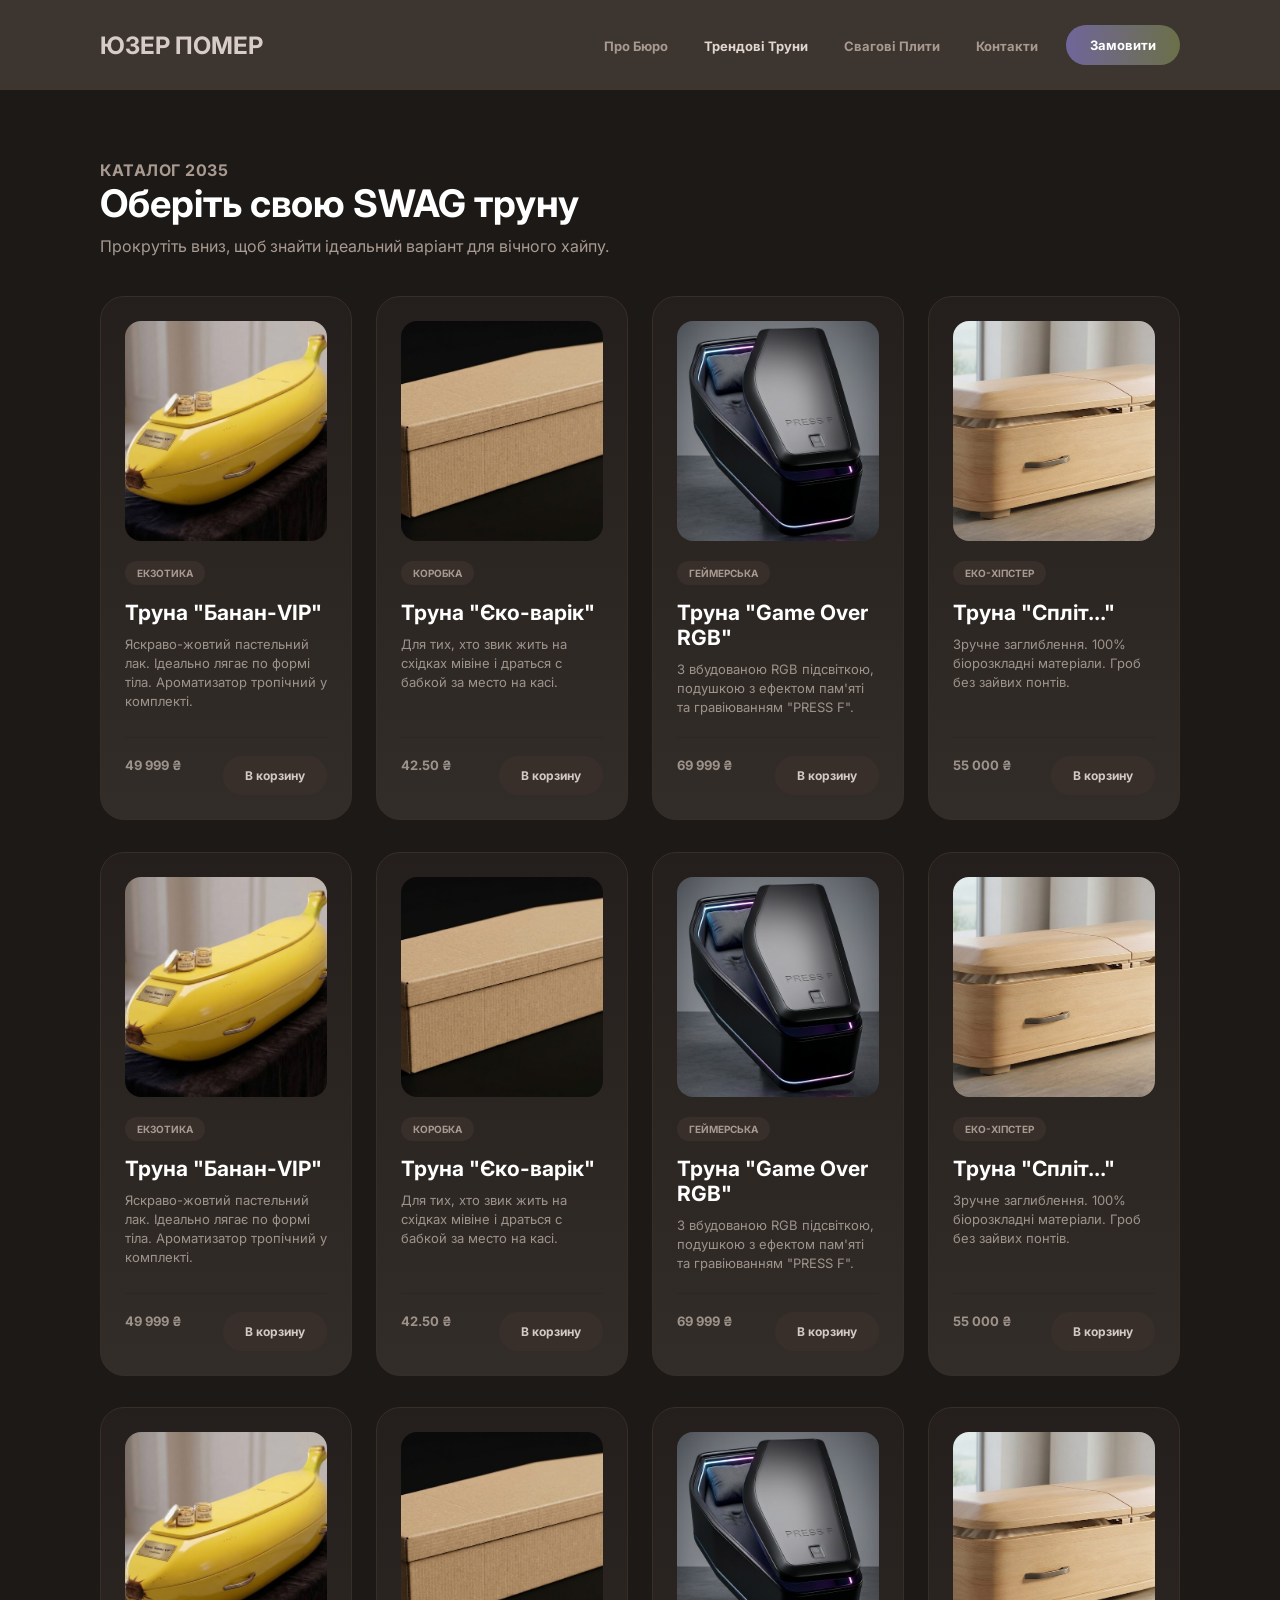
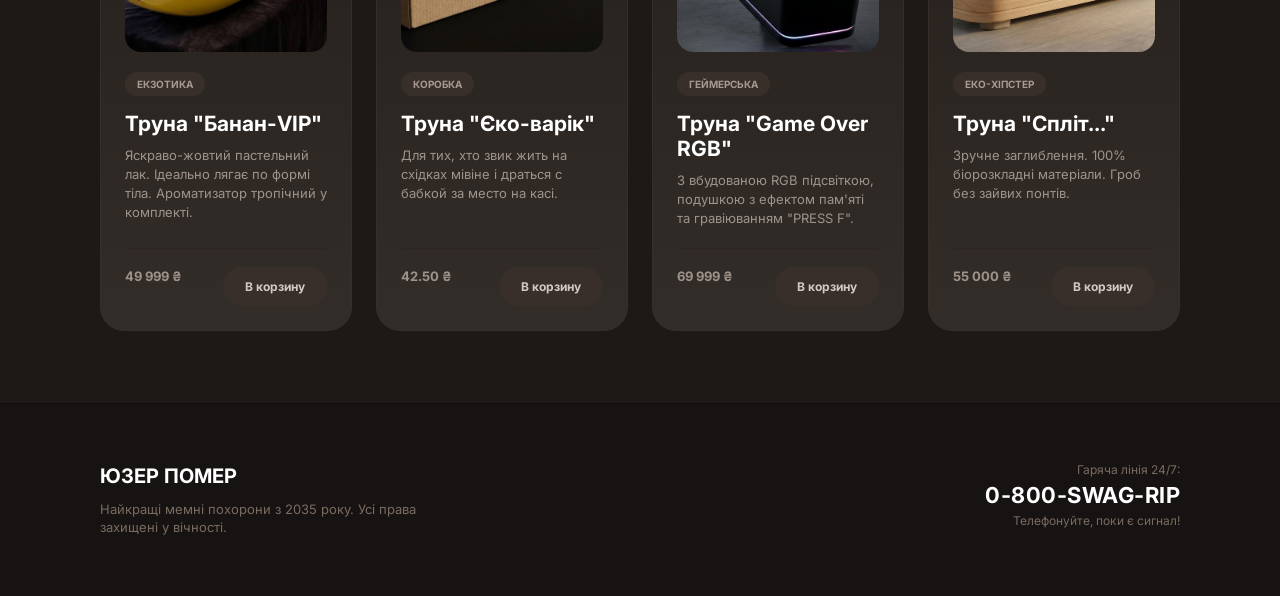
<file: pepe.html>
<!DOCTYPE html>
<html lang="uk">

<head>
    <meta charset="UTF-8">
    <meta name="viewport" content="width=device-width, initial-scale=1.0">
    <link rel="stylesheet" href="stylee.css">
    <link rel="preconnect" href="https://fonts.googleapis.com">
    <link rel="preconnect" href="https://fonts.gstatic.com" crossorigin>
    <link
        href="https://fonts.googleapis.com/css2?family=Inter:ital,opsz,wght@0,14..32,100..900;1,14..32,100..900&display=swap"
        rel="stylesheet">
    <title>ЮЗЕР ПОМЕР — Трендові Труни</title>
</head>

<body>
    <!-- Шапка 1-в-1 як на головній -->
    <header class="header">
        <div class="container header-container">
            <a href="index.html" class="logo">ЮЗЕР ПОМЕР</a>
            <ul class="nav-list">
                <li><a href="index.html" class="headrr">Про Бюро</a></li>
                <li><a href="pepe.html" class="headrr active">Трендові Труни</a></li>
                <li><a href="index.html#plates" class="headrr">Свагові Плити</a></li>
                <li><a href="#contacts" class="headrr">Контакти</a></li>
            </ul>
            <a href="#contacts" class="btn-gradient order">Замовити</a>
        </div>
    </header>

    <main>
        <!-- Каталог: відступи 100px по боках, 70px зверху і знизу, сітка 4x3 -->
        <section class="catalog-section">
            <div class="catalog-header">
                <div>
                    <p class="catalog-subtitle">КАТАЛОГ 2035</p>
                    <h2>Оберіть свою SWAG труну</h2>
                    <p>Прокрутіть вниз, щоб знайти ідеальний варіант для вічного хайпу.</p>
                </div>
            </div>

            <div class="catalog-grid">
                <!-- Ряд 1 -->
                <div class="catalog-card">
                    <div class="card-top">
                        <img src="banano.jpg" alt="Труна Банан-VIP">
                    </div>
                    <div class="card-content">
                        <span>ЕКЗОТИКА</span>
                        <h3>Труна "Банан-VIP"</h3>
                        <p>Яскраво-жовтий пастельний лак. Ідеально лягає по формі тіла. Ароматизатор тропічний у комплекті.</p>
                    </div>
                    <div class="card-bottom">
                        <p class="catalog-price">49 999 ₴</p>
                        <a href="">В корзину</a>
                    </div>
                </div>

                <div class="catalog-card">
                    <div class="card-top">
                        <img src="nish.jpg" alt="для нищих">
                    </div>
                    <div class="card-content">
                        <span>КОРОБКА</span>
                        <h3>Труна "Єко-варік"</h3>
                        <p>Для тих, хто звик жить на східках мівіне і драться с бабкой за место на касі.</p>
                    </div>
                    <div class="card-bottom">
                        <p class="catalog-price">42.50 ₴</p>
                        <a href="">В корзину</a>
                    </div>
                </div>

                <div class="catalog-card">
                    <div class="card-top">
                        <img src="gamer.jpg" alt="dlya lohov">
                    </div>
                    <div class="card-content">
                        <span>ГЕЙМЕРСЬКА</span>
                        <h3>Труна "Game Over RGB"</h3>
                        <p>З вбудованою RGB підсвіткою, подушкою з ефектом пам'яті та гравіюванням "PRESS F".</p>
                    </div>
                    <div class="card-bottom">
                        <p class="catalog-price">69 999 ₴</p>
                        <a href="">В корзину</a>
                    </div>
                </div>

                <div class="catalog-card">
                    <div class="card-top">
                        <img src="split.jpg" alt="twix">
                    </div>
                    <div class="card-content">
                        <span>ЕКО-ХІПСТЕР</span>
                        <h3>Труна "Спліт..."</h3>
                        <p>Зручне заглиблення. 100% біорозкладні матеріали. Гроб без зайвих понтів.</p>
                    </div>
                    <div class="card-bottom">
                        <p class="catalog-price">55 000 ₴</p>
                        <a href="">В корзину</a>
                    </div>
                </div>

                <!-- Ряд 2 -->
                <div class="catalog-card">
                    <div class="card-top">
                        <img src="banano.jpg" alt="Труна Банан-VIP">
                    </div>
                    <div class="card-content">
                        <span>ЕКЗОТИКА</span>
                        <h3>Труна "Банан-VIP"</h3>
                        <p>Яскраво-жовтий пастельний лак. Ідеально лягає по формі тіла. Ароматизатор тропічний у комплекті.</p>
                    </div>
                    <div class="card-bottom">
                        <p class="catalog-price">49 999 ₴</p>
                        <a href="">В корзину</a>
                    </div>
                </div>

                <div class="catalog-card">
                    <div class="card-top">
                        <img src="nish.jpg" alt="для нищих">
                    </div>
                    <div class="card-content">
                        <span>КОРОБКА</span>
                        <h3>Труна "Єко-варік"</h3>
                        <p>Для тих, хто звик жить на східках мівіне і драться с бабкой за место на касі.</p>
                    </div>
                    <div class="card-bottom">
                        <p class="catalog-price">42.50 ₴</p>
                        <a href="">В корзину</a>
                    </div>
                </div>

                <div class="catalog-card">
                    <div class="card-top">
                        <img src="gamer.jpg" alt="dlya lohov">
                    </div>
                    <div class="card-content">
                        <span>ГЕЙМЕРСЬКА</span>
                        <h3>Труна "Game Over RGB"</h3>
                        <p>З вбудованою RGB підсвіткою, подушкою з ефектом пам'яті та гравіюванням "PRESS F".</p>
                    </div>
                    <div class="card-bottom">
                        <p class="catalog-price">69 999 ₴</p>
                        <a href="">В корзину</a>
                    </div>
                </div>

                <div class="catalog-card">
                    <div class="card-top">
                        <img src="split.jpg" alt="twix">
                    </div>
                    <div class="card-content">
                        <span>ЕКО-ХІПСТЕР</span>
                        <h3>Труна "Спліт..."</h3>
                        <p>Зручне заглиблення. 100% біорозкладні матеріали. Гроб без зайвих понтів.</p>
                    </div>
                    <div class="card-bottom">
                        <p class="catalog-price">55 000 ₴</p>
                        <a href="">В корзину</a>
                    </div>
                </div>

                <!-- Ряд 3 -->
                <div class="catalog-card">
                    <div class="card-top">
                        <img src="banano.jpg" alt="Труна Банан-VIP">
                    </div>
                    <div class="card-content">
                        <span>ЕКЗОТИКА</span>
                        <h3>Труна "Банан-VIP"</h3>
                        <p>Яскраво-жовтий пастельний лак. Ідеально лягає по формі тіла. Ароматизатор тропічний у комплекті.</p>
                    </div>
                    <div class="card-bottom">
                        <p class="catalog-price">49 999 ₴</p>
                        <a href="">В корзину</a>
                    </div>
                </div>

                <div class="catalog-card">
                    <div class="card-top">
                        <img src="nish.jpg" alt="для нищих">
                    </div>
                    <div class="card-content">
                        <span>КОРОБКА</span>
                        <h3>Труна "Єко-варік"</h3>
                        <p>Для тих, хто звик жить на східках мівіне і драться с бабкой за место на касі.</p>
                    </div>
                    <div class="card-bottom">
                        <p class="catalog-price">42.50 ₴</p>
                        <a href="">В корзину</a>
                    </div>
                </div>

                <div class="catalog-card">
                    <div class="card-top">
                        <img src="gamer.jpg" alt="dlya lohov">
                    </div>
                    <div class="card-content">
                        <span>ГЕЙМЕРСЬКА</span>
                        <h3>Труна "Game Over RGB"</h3>
                        <p>З вбудованою RGB підсвіткою, подушкою з ефектом пам'яті та гравіюванням "PRESS F".</p>
                    </div>
                    <div class="card-bottom">
                        <p class="catalog-price">69 999 ₴</p>
                        <a href="">В корзину</a>
                    </div>
                </div>

                <div class="catalog-card">
                    <div class="card-top">
                        <img src="split.jpg" alt="twix">
                    </div>
                    <div class="card-content">
                        <span>ЕКО-ХІПСТЕР</span>
                        <h3>Труна "Спліт..."</h3>
                        <p>Зручне заглиблення. 100% біорозкладні матеріали. Гроб без зайвих понтів.</p>
                    </div>
                    <div class="card-bottom">
                        <p class="catalog-price">55 000 ₴</p>
                        <a href="">В корзину</a>
                    </div>
                </div>
            </div>
        </section>
    </main>

    <!-- Футер 1-в-1 як на головній -->
    <footer id="contacts" class="footer">
        <div class="container">
            <div class="footer-left">
                <p class="logo">ЮЗЕР ПОМЕР</p>
                <p>Найкращі мемні похорони з 2035 року. Усі права захищені у вічності.</p>
            </div>
            <div class="footer-right">
                <p class="hotline-title">Гаряча лінія 24/7:</p>
                <p class="phone">0-800-SWAG-RIP</p>
                <p class="phone-note">Телефонуйте, поки є сигнал!</p>
            </div>
        </div>
    </footer>
</body>

</html>
</file>
<file: stylee.css>
* {
    padding: 0;
    margin: 0;
    box-sizing: border-box;
}

body {
    background-color: #1C1917;
    font-family: "Inter", sans-serif;
    font-style: normal;
    font-weight: 400;
    color: #FFFFFF;
    overflow-x: hidden;
}

.container {
    width: 100%;
    max-width: 1440px;
    margin: 0 auto;
    padding: 0 100px;
}

/* Шапка (ідентична головній сторінці) */
.header {
    background-color: #3D3530;
    width: 100%;
}

.header-container {
    display: flex;
    height: 90px;
    align-items: center;
}

.logo {
    font-family: "Inter", sans-serif;
    font-weight: bold;
    color: #D7CCC8;
    font-size: 24px;
    text-decoration: none;
}

.nav-list {
    list-style: none;
    display: flex;
    gap: 36px;
    font-family: "Inter", sans-serif;
    font-size: 15px;
    font-weight: bold;
    margin-left: auto;
}

a {
    text-decoration: none;
    color: white;
    font-family: "Inter", sans-serif;
    font-weight: bold;
    font-size: 13px;
}

.headrr {
    color: #A89A90;
    transition: color 0.2s ease;
}

.headrr:hover,
.headrr.active {
    color: #e2d7cf;
}

.order {
    margin-left: 28px;
}

.btn-gradient {
    background: linear-gradient(90deg, #70669A 0%, #6B7048 50%, #70669A 100%);
    background-size: 200% auto;
    padding: 12px 24px;
    border-radius: 40px;
    color: white;
    text-decoration: none;
    font-weight: bold;
    font-size: 13px;
    display: inline-block;
    transition: background-position 0.6s ease, transform 0.2s ease, box-shadow 0.2s ease;
}

.btn-gradient:hover {
    background-position: right center;
    transform: translateY(-2px);
}

/* Каталог: відступи 100px по боках, 70px зверху і знизу */
.catalog-section {
    width: 100%;
    max-width: 1440px;
    margin: 0 auto;
    padding: 70px 100px;
    font-family: "Inter", sans-serif;
    color: #fff;
}

.catalog-header {
    display: flex;
    justify-content: space-between;
    align-items: flex-end;
    margin-bottom: 40px;
}

.catalog-subtitle {
    color: #9A7B66;
    font-size: 14px;
    font-weight: bold;
    letter-spacing: 0.5px;
    text-transform: uppercase;
    margin-bottom: 10px;
}

.catalog-header h2 {
    font-size: 38px;
    font-weight: bold;
    margin: 0 0 10px 0;
}

.catalog-header p {
    color: #A89A90;
    font-size: 16px;
    margin: 0;
}

/* Сітка: по 4 картки в ряд і вниз */
.catalog-grid {
    display: grid;
    grid-template-columns: repeat(4, 1fr);
    column-gap: 24px;
    row-gap: 32px;
}

/* Прямокутна картка 1-в-1 зі стилем головної */
.catalog-card {
    background: linear-gradient(0deg, rgba(51, 45, 41, 1) 0%, rgba(36, 31, 28, 1) 100%);
    border: 1px solid #382E28;
    border-radius: 24px;
    padding: 24px;
    min-height: 495px;
    display: flex;
    flex-direction: column;
    justify-content: space-between;
    transition: transform 0.3s ease, border-color 0.3s ease, box-shadow 0.3s ease;
    will-change: transform;
}

.catalog-card:hover {
    transform: scale(1.03);
    border-color: #70669A;
    box-shadow: 0 15px 35px rgba(0, 0, 0, 0.6);
    z-index: 10;
}

.card-top {
    width: 100%;
    height: 220px;
    border-radius: 16px;
    overflow: hidden;
    margin-bottom: 20px;
    background-color: #211C1B;
    flex-shrink: 0;
}

.card-top img {
    width: 100%;
    height: 100%;
    object-fit: cover;
    display: block;
}

.card-content {
    display: flex;
    flex-direction: column;
    flex: 1;
}

.catalog-card span {
    display: inline-block;
    background-color: #382F2B;
    color: #A89A90;
    font-size: 10px;
    font-weight: bold;
    padding: 6px 12px;
    border-radius: 20px;
    text-transform: uppercase;
    margin-bottom: 15px;
    width: fit-content;
}

.catalog-card h3 {
    font-size: 21px;
    font-weight: bold;
    margin: 0 0 10px 0;
    color: #FFFFFF;
}

.catalog-card p {
    color: #9E938B;
    font-size: 13px;
    line-height: 1.45;
    margin: 0 0 20px 0;
}

.card-bottom {
    display: flex;
    justify-content: space-between;
    align-items: center;
    border-top: 1px solid #2D2624;
    padding-top: 18px;
    margin-top: auto;
}

.catalog-price {
    font-size: 22px;
    font-weight: bold;
    color: #FFFFFF;
    margin: 0;
}

.catalog-card a {
    background-color: #382F2B;
    color: #D1C9C3;
    text-decoration: none;
    font-size: 12px;
    font-weight: bold;
    padding: 12px 22px;
    border-radius: 30px;
    text-align: center;
    transition: background 0.3s, color 0.3s;
}

.catalog-card a:hover {
    background-color: #4A3E39;
    color: #FFFFFF;
}

/* Футер (ідентичний головній сторінці) */
.footer {
    background-color: #161312;
    border-top: 1px solid #241F1C;
    padding: 60px 0;
    width: 100%;
}

.footer .container {
    display: flex;
    justify-content: space-between;
    align-items: flex-start;
}

.footer-left .logo {
    font-size: 20px;
    font-weight: bold;
    color: #FFFFFF;
    margin-bottom: 10px;
}

.footer-left p {
    color: #7A6B60;
    font-size: 13px;
    margin: 0;
    max-width: 350px;
    line-height: 1.4;
}

.footer-right {
    text-align: right;
    color: #7A6B60;
    font-size: 12px;
}

.footer-right .hotline-title {
    margin-bottom: 5px;
}

.footer-right .phone {
    font-size: 22px;
    font-weight: bold;
    color: #FFFFFF;
    letter-spacing: 0.5px;
    margin-bottom: 5px;
}

.footer-right .phone-note {
    color: #7A6B60;
    font-size: 12px;
    margin: 0;
}
</file>
